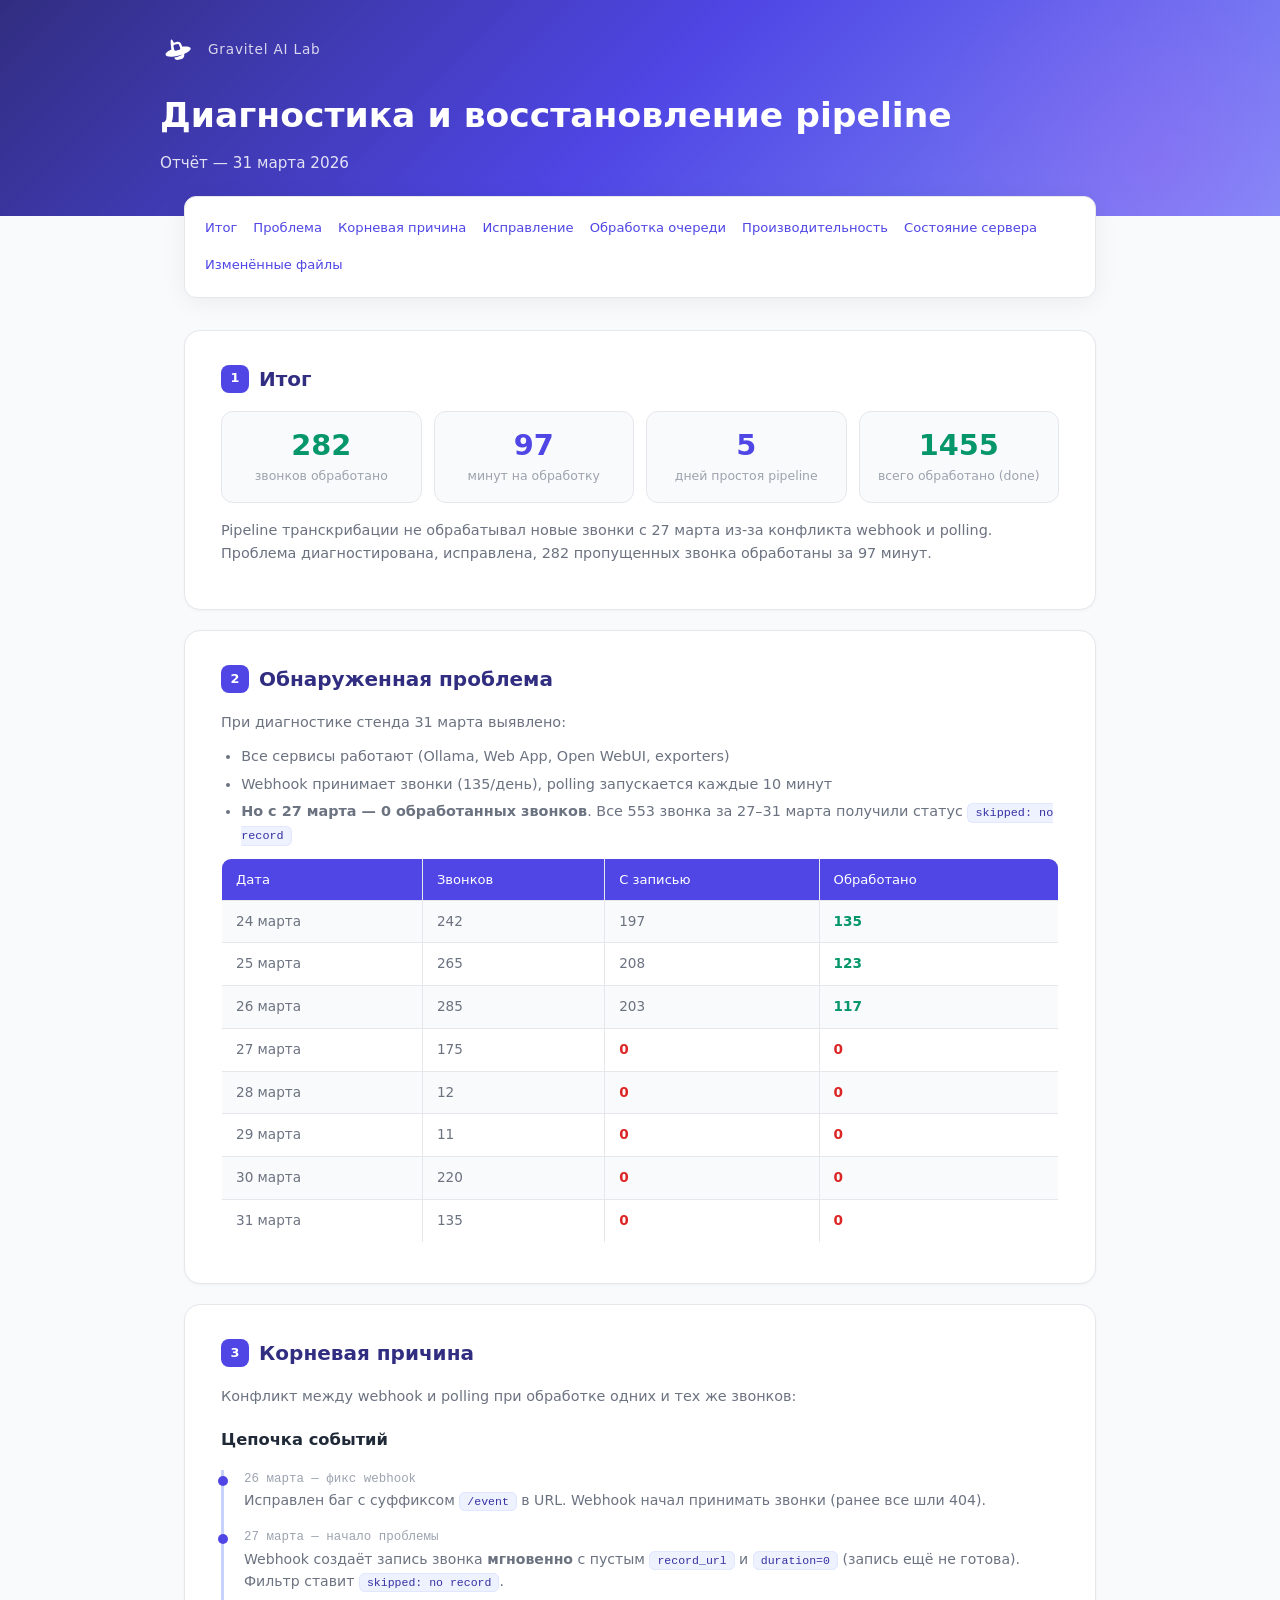
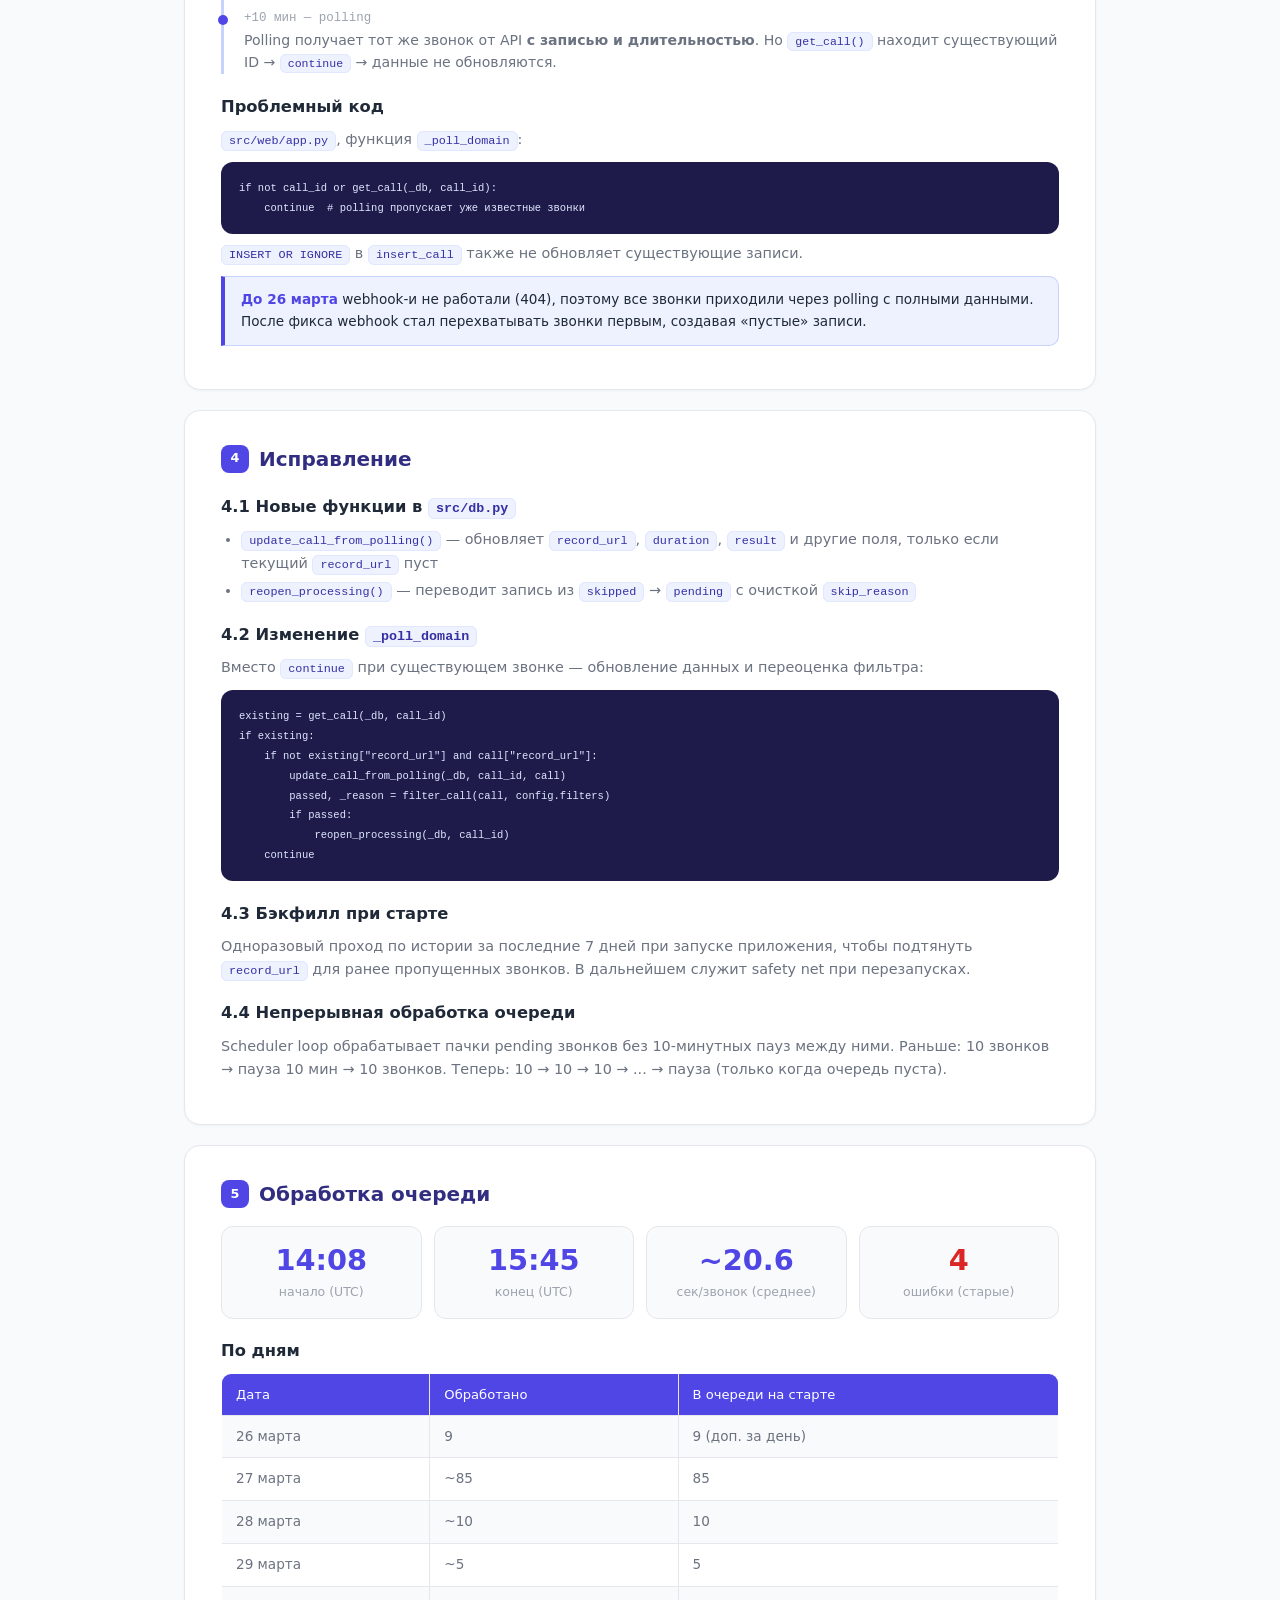
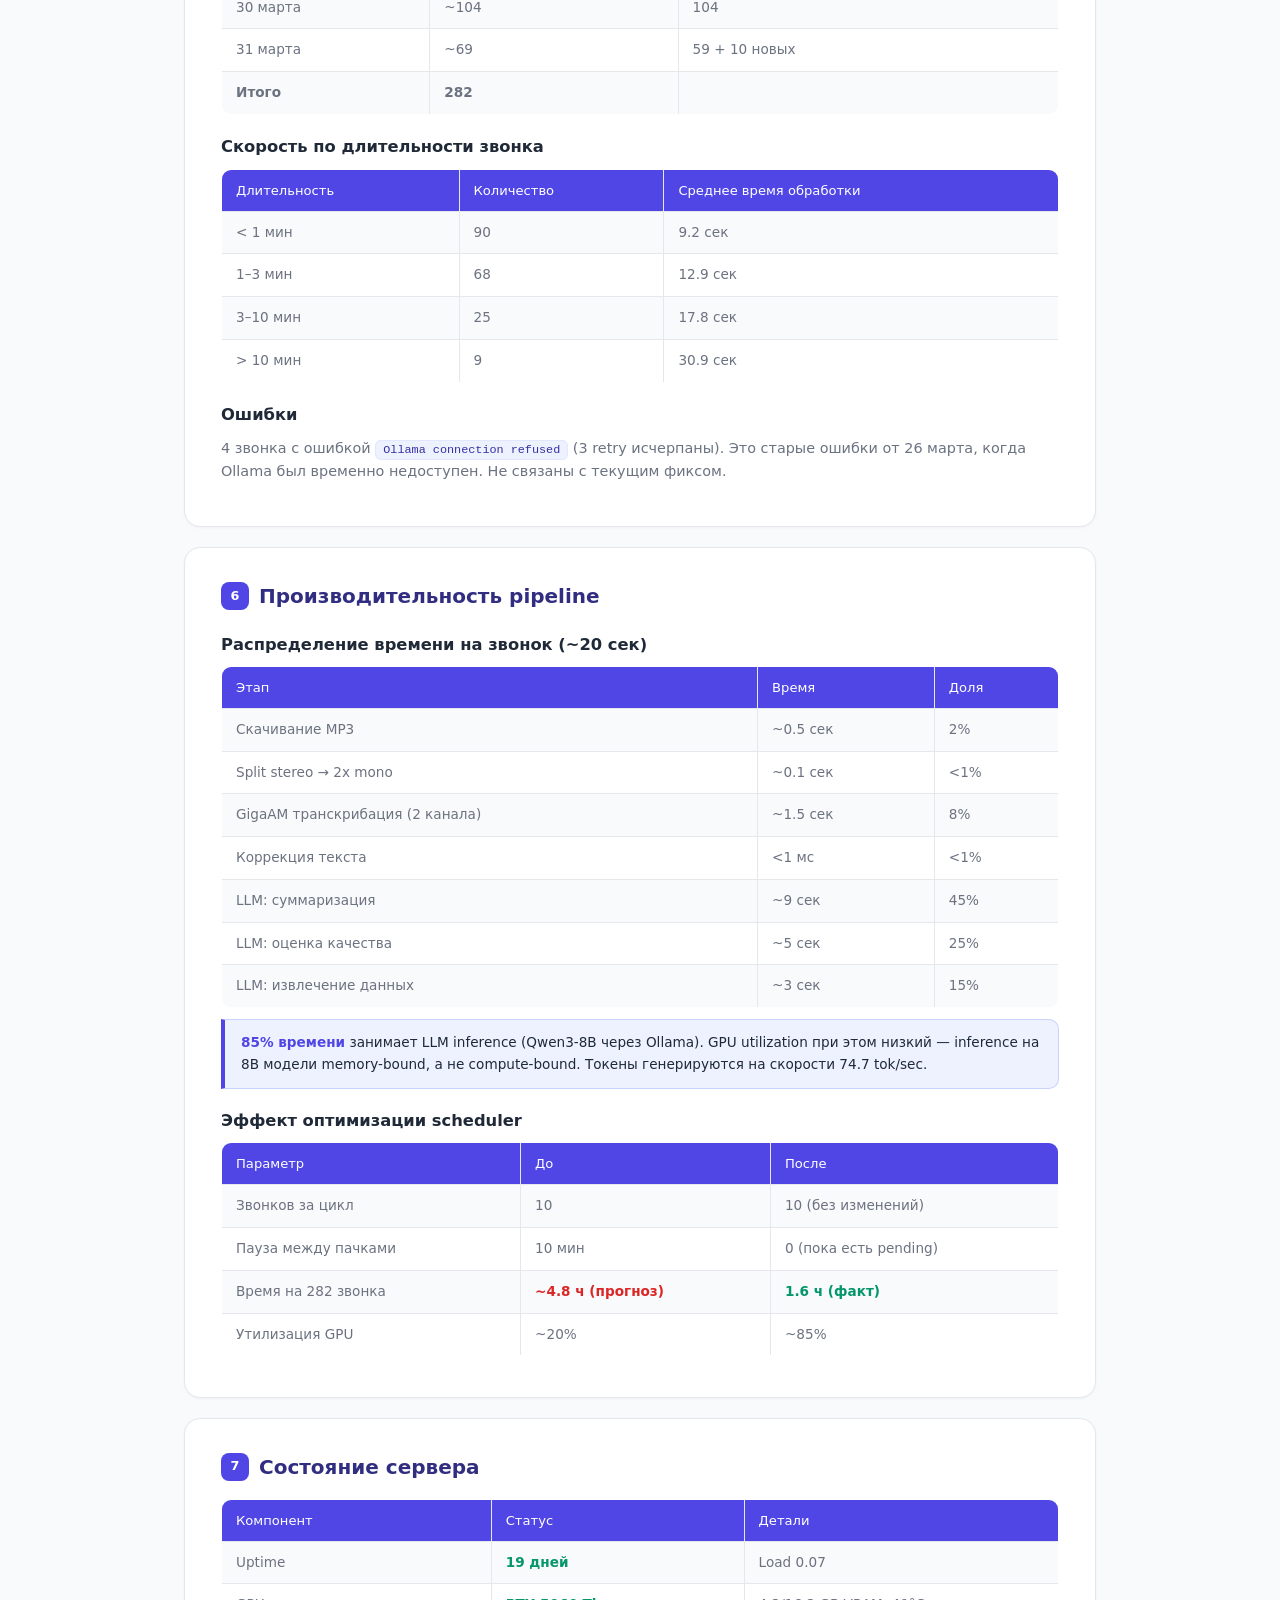
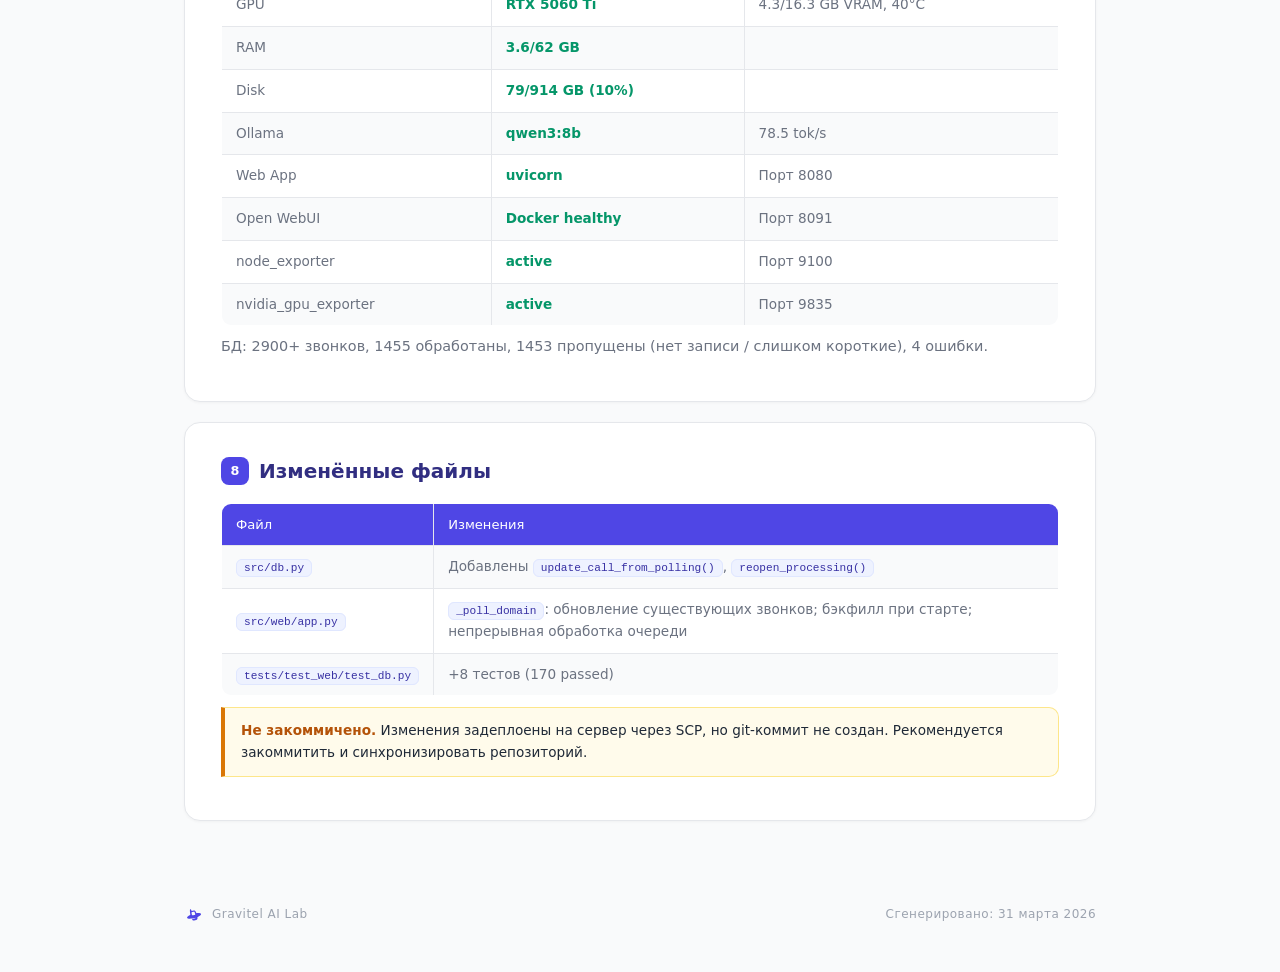
<file: data/report_2026_03_31_pipeline_fix.html>
<!DOCTYPE html>
<html lang="ru">
<head>
  <meta charset="UTF-8" />
  <title>Диагностика и восстановление pipeline — Gravitel AI Lab</title>
  <meta name="viewport" content="width=device-width, initial-scale=1" />
  <link rel="icon" type="image/svg+xml" href="data:image/svg+xml,%3Csvg viewBox='100 150 600 500' fill='none' xmlns='http://www.w3.org/2000/svg'%3E%3Cpath fill-rule='evenodd' clip-rule='evenodd' d='M535.311 486.256C633.081 446.483 690.649 398.003 680.938 361.431C671.803 327.025 605.007 312.865 509.417 322.64L494.383 325.183C493.909 323.881 493.422 322.554 492.922 321.199L467.512 261.338C453.403 227.07 416.188 208.521 380.589 218.014L308.774 237.165C307.543 237.493 306.239 236.947 305.601 235.835C303.018 231.325 300.607 226.953 298.234 222.651C289.521 206.854 281.325 191.991 266.994 174.616C258.757 164.627 243.181 168.645 240.515 181.288C235.928 203.029 236.246 214.945 236.823 236.544C236.976 242.298 237.148 248.74 237.25 256.238C241.994 310.07 246.492 346.62 253.191 390.549L242.895 395.237C163.186 432.382 114.347 475.599 122.985 508.131C132.47 543.849 208.593 556.709 309.725 544.738C364.23 539.893 438.182 519.838 480.694 505.329C483.779 504.276 485.827 507.96 483.119 509.769C443.343 536.34 377.026 559.966 317.486 566.469L318.697 570.968C331.251 607.668 369.951 628.46 407.213 618.523L483.718 598.122C522.774 587.707 547.187 547.008 539.519 507.431L535.311 486.256ZM303.713 331.862L312.029 373.87C315.297 390.373 316.931 398.627 321.411 404.13C325.348 408.967 330.758 412.373 336.803 413.82C343.682 415.466 351.773 413.335 367.954 409.073L411.098 397.71C427.431 393.407 435.598 391.256 440.776 386.391C445.326 382.116 448.326 376.439 449.305 370.25C450.419 363.207 447.628 355.184 442.046 339.139L428.073 298.975C423.24 285.083 420.823 278.136 416.313 273.561C412.34 269.531 407.263 266.782 401.735 265.667C395.457 264.401 388.37 266.2 374.195 269.8L336.708 279.32C322.168 283.013 314.898 284.859 309.938 289.086C305.573 292.807 302.449 297.782 300.983 303.346C299.319 309.668 300.783 317.066 303.713 331.862Z' fill='%234F46E5'/%3E%3C/svg%3E" />
  <style>
    :root {
      --primary: #4F46E5;
      --primary-hover: #4338ca;
      --primary-light: #818cf8;
      --primary-50: #eef2ff;
      --primary-100: #e0e7ff;
      --primary-200: #c7d2fe;
      --primary-800: #3730a3;
      --primary-900: #312e81;
      --accent: #d946ef;
      --text-primary: #1f2937;
      --text-secondary: #6b7280;
      --text-muted: #9ca3af;
      --bg-primary: #ffffff;
      --bg-secondary: #f9fafb;
      --bg-code: #1e1b4b;
      --border: #e5e7eb;
      --green: #059669;
      --green-bg: #ecfdf5;
      --green-border: #a7f3d0;
      --red: #dc2626;
      --red-bg: #fef2f2;
      --red-border: #fecaca;
      --amber: #d97706;
      --amber-bg: #fffbeb;
      --amber-border: #fde68a;
    }
    * { box-sizing: border-box; margin: 0; }
    body {
      font-family: system-ui, -apple-system, BlinkMacSystemFont, "SF Pro Text", "Segoe UI", sans-serif;
      background: var(--bg-secondary);
      color: var(--text-primary);
      -webkit-font-smoothing: antialiased;
      line-height: 1.6;
    }
    .header {
      background: linear-gradient(135deg, var(--primary-900) 0%, var(--primary) 50%, var(--primary-light) 100%);
      color: white;
      padding: 32px 24px 40px;
      position: relative;
      overflow: hidden;
    }
    .header::after {
      content: '';
      position: absolute;
      top: -40%; right: -10%;
      width: 500px; height: 500px;
      background: radial-gradient(circle, rgba(217,70,239,0.15) 0%, transparent 70%);
      pointer-events: none;
    }
    .header-inner { max-width: 960px; margin: 0 auto; position: relative; z-index: 1; }
    .logo-row { display: flex; align-items: center; gap: 12px; margin-bottom: 20px; }
    .logo-icon { width: 36px; height: 36px; }
    .logo-text { font-size: .85rem; opacity: .8; letter-spacing: .06em; }
    .header h1 {
      font-size: clamp(1.6rem, 1.2rem + 1.2vw, 2.2rem);
      font-weight: 700; margin-bottom: 8px;
    }
    .header .subtitle { font-size: .95rem; opacity: .85; }
    .toc { max-width: 960px; margin: -20px auto 0; padding: 0 24px; position: relative; z-index: 2; }
    .toc-inner {
      background: var(--bg-primary);
      border-radius: 12px;
      border: 1px solid var(--border);
      box-shadow: 0 4px 24px rgba(0,0,0,0.06);
      padding: 16px 20px;
      display: flex; flex-wrap: wrap; gap: 6px 16px;
    }
    .toc a {
      color: var(--primary);
      text-decoration: none;
      font-size: .82rem;
      font-weight: 500;
      padding: 4px 0;
      border-bottom: 2px solid transparent;
      transition: border-color .15s;
    }
    .toc a:hover { border-color: var(--primary-light); }
    .content { max-width: 960px; margin: 0 auto; padding: 32px 24px 64px; }
    .section {
      background: var(--bg-primary);
      border-radius: 16px;
      border: 1px solid var(--border);
      padding: 28px 28px;
      margin-bottom: 20px;
      box-shadow: 0 1px 3px rgba(0,0,0,0.04);
    }
    @media (min-width: 768px) { .section { padding: 32px 36px; } }
    h2 {
      font-size: 1.25rem; font-weight: 700; color: var(--primary-900);
      margin-bottom: 16px; display: flex; align-items: center; gap: 10px;
    }
    h2 .num {
      background: var(--primary); color: white;
      width: 28px; height: 28px; border-radius: 8px;
      display: inline-flex; align-items: center; justify-content: center;
      font-size: .8rem; font-weight: 700; flex-shrink: 0;
    }
    h3 { font-size: 1.02rem; font-weight: 600; margin: 1.2em 0 .5em; }
    p { color: var(--text-secondary); margin: .4em 0 .8em; font-size: .9rem; }
    ul, ol { margin: .4em 0 .8em; padding-left: 1.4em; color: var(--text-secondary); font-size: .9rem; }
    li { margin-bottom: .3em; }
    table {
      width: 100%; border-collapse: collapse; margin: .6em 0;
      font-size: .85rem; border-radius: 10px; overflow: hidden;
      border: 1px solid var(--border);
    }
    th {
      background: var(--primary); color: white;
      font-weight: 500; font-size: .82rem; padding: 10px 14px; text-align: left;
      border: 1px solid var(--border);
    }
    td { padding: 10px 14px; color: var(--text-secondary); border: 1px solid var(--border); }
    tr:nth-child(even) { background: var(--bg-secondary); }
    code {
      font-family: ui-monospace, SFMono-Regular, Menlo, Monaco, Consolas, monospace;
      font-size: .82em;
      background: var(--primary-50); color: var(--primary-800);
      padding: 2px 7px; border-radius: 6px; border: 1px solid var(--primary-100);
    }
    pre {
      background: var(--bg-code); padding: 16px 18px; border-radius: 12px;
      overflow-x: auto; font-size: .8rem; line-height: 1.55;
      color: #e0e7ff; position: relative; margin: .6em 0;
    }
    pre code { background: none; padding: 0; border: none; color: inherit; }
    .note {
      background: var(--primary-50); border: 1px solid var(--primary-200);
      border-left: 4px solid var(--primary); border-radius: 0 10px 10px 0;
      padding: 12px 16px; margin: .8em 0; font-size: .85rem;
    }
    .note strong { color: var(--primary); }
    .warn {
      background: var(--amber-bg); border: 1px solid var(--amber-border);
      border-left: 4px solid var(--amber); border-radius: 0 10px 10px 0;
      padding: 12px 16px; margin: .8em 0; font-size: .85rem;
    }
    .warn strong { color: #b45309; }
    .status-ok { color: var(--green); font-weight: 600; }
    .status-err { color: var(--red); font-weight: 600; }
    .status-warn { color: var(--amber); font-weight: 600; }
    .metric-grid {
      display: grid;
      grid-template-columns: repeat(auto-fit, minmax(180px, 1fr));
      gap: 12px;
      margin: 1em 0;
    }
    .metric-card {
      background: var(--bg-secondary);
      border: 1px solid var(--border);
      border-radius: 12px;
      padding: 16px;
      text-align: center;
    }
    .metric-value {
      font-size: 1.8rem;
      font-weight: 700;
      color: var(--primary);
      line-height: 1.2;
    }
    .metric-value.green { color: var(--green); }
    .metric-value.red { color: var(--red); }
    .metric-value.amber { color: var(--amber); }
    .metric-label {
      font-size: .78rem;
      color: var(--text-muted);
      margin-top: 4px;
    }
    .timeline {
      border-left: 3px solid var(--primary-200);
      padding-left: 20px;
      margin: 1em 0;
    }
    .timeline-item {
      position: relative;
      margin-bottom: 16px;
    }
    .timeline-item::before {
      content: '';
      position: absolute;
      left: -26px;
      top: 6px;
      width: 10px;
      height: 10px;
      background: var(--primary);
      border-radius: 50%;
    }
    .timeline-time {
      font-size: .78rem;
      color: var(--text-muted);
      font-family: ui-monospace, monospace;
    }
    .timeline-text {
      font-size: .88rem;
      color: var(--text-secondary);
    }
    .footer {
      max-width: 960px; margin: 0 auto; padding: 0 24px 48px;
      display: flex; justify-content: space-between; align-items: center;
      flex-wrap: wrap; gap: 8px;
    }
    .footer-brand { display: flex; align-items: center; gap: 8px; }
    .footer-brand svg { width: 20px; height: 20px; }
    .footer-text { font-size: .75rem; color: var(--text-muted); letter-spacing: .04em; }
    @media print {
      .header { -webkit-print-color-adjust: exact; print-color-adjust: exact; }
      .section { break-inside: avoid; }
    }
  </style>
</head>
<body>

  <div class="header">
    <div class="header-inner">
      <div class="logo-row">
        <svg class="logo-icon" viewBox="0 0 800 800" fill="none" xmlns="http://www.w3.org/2000/svg"><path fill-rule="evenodd" clip-rule="evenodd" d="M535.311 486.256C633.081 446.483 690.649 398.003 680.938 361.431C671.803 327.025 605.007 312.865 509.417 322.64L494.383 325.183C493.909 323.881 493.422 322.554 492.922 321.199L467.512 261.338C453.403 227.07 416.188 208.521 380.589 218.014L308.774 237.165C307.543 237.493 306.239 236.947 305.601 235.835C303.018 231.325 300.607 226.953 298.234 222.651C289.521 206.854 281.325 191.991 266.994 174.616C258.757 164.627 243.181 168.645 240.515 181.288C235.928 203.029 236.246 214.945 236.823 236.544C236.976 242.298 237.148 248.74 237.25 256.238C241.994 310.07 246.492 346.62 253.191 390.549L242.895 395.237C163.186 432.382 114.347 475.599 122.985 508.131C132.47 543.849 208.593 556.709 309.725 544.738C364.23 539.893 438.182 519.838 480.694 505.329C483.779 504.276 485.827 507.96 483.119 509.769C443.343 536.34 377.026 559.966 317.486 566.469L318.697 570.968C331.251 607.668 369.951 628.46 407.213 618.523L483.718 598.122C522.774 587.707 547.187 547.008 539.519 507.431L535.311 486.256ZM303.713 331.862L312.029 373.87C315.297 390.373 316.931 398.627 321.411 404.13C325.348 408.967 330.758 412.373 336.803 413.82C343.682 415.466 351.773 413.335 367.954 409.073L411.098 397.71C427.431 393.407 435.598 391.256 440.776 386.391C445.326 382.116 448.326 376.439 449.305 370.25C450.419 363.207 447.628 355.184 442.046 339.139L428.073 298.975C423.24 285.083 420.823 278.136 416.313 273.561C412.34 269.531 407.263 266.782 401.735 265.667C395.457 264.401 388.37 266.2 374.195 269.8L336.708 279.32C322.168 283.013 314.898 284.859 309.938 289.086C305.573 292.807 302.449 297.782 300.983 303.346C299.319 309.668 300.783 317.066 303.713 331.862Z" fill="white"/></svg>
        <span class="logo-text">Gravitel AI Lab</span>
      </div>
      <h1>Диагностика и восстановление pipeline</h1>
      <div class="subtitle">Отчёт — 31 марта 2026</div>
    </div>
  </div>

  <nav class="toc">
    <div class="toc-inner">
      <a href="#summary">Итог</a>
      <a href="#problem">Проблема</a>
      <a href="#root-cause">Корневая причина</a>
      <a href="#fix">Исправление</a>
      <a href="#processing">Обработка очереди</a>
      <a href="#performance">Производительность</a>
      <a href="#server">Состояние сервера</a>
      <a href="#files">Изменённые файлы</a>
    </div>
  </nav>

  <div class="content">

    <!-- 1. Summary -->
    <div class="section" id="summary">
      <h2><span class="num">1</span> Итог</h2>
      <div class="metric-grid">
        <div class="metric-card">
          <div class="metric-value green">282</div>
          <div class="metric-label">звонков обработано</div>
        </div>
        <div class="metric-card">
          <div class="metric-value">97</div>
          <div class="metric-label">минут на обработку</div>
        </div>
        <div class="metric-card">
          <div class="metric-value">5</div>
          <div class="metric-label">дней простоя pipeline</div>
        </div>
        <div class="metric-card">
          <div class="metric-value green">1455</div>
          <div class="metric-label">всего обработано (done)</div>
        </div>
      </div>
      <p>Pipeline транскрибации не обрабатывал новые звонки с 27 марта из-за конфликта webhook и polling. Проблема диагностирована, исправлена, 282 пропущенных звонка обработаны за 97 минут.</p>
    </div>

    <!-- 2. Problem -->
    <div class="section" id="problem">
      <h2><span class="num">2</span> Обнаруженная проблема</h2>
      <p>При диагностике стенда 31 марта выявлено:</p>
      <ul>
        <li>Все сервисы работают (Ollama, Web App, Open WebUI, exporters)</li>
        <li>Webhook принимает звонки (135/день), polling запускается каждые 10 минут</li>
        <li><strong>Но с 27 марта — 0 обработанных звонков</strong>. Все 553 звонка за 27–31 марта получили статус <code>skipped: no record</code></li>
      </ul>
      <table>
        <tr><th>Дата</th><th>Звонков</th><th>С записью</th><th>Обработано</th></tr>
        <tr><td>24 марта</td><td>242</td><td>197</td><td class="status-ok">135</td></tr>
        <tr><td>25 марта</td><td>265</td><td>208</td><td class="status-ok">123</td></tr>
        <tr><td>26 марта</td><td>285</td><td>203</td><td class="status-ok">117</td></tr>
        <tr><td>27 марта</td><td>175</td><td class="status-err">0</td><td class="status-err">0</td></tr>
        <tr><td>28 марта</td><td>12</td><td class="status-err">0</td><td class="status-err">0</td></tr>
        <tr><td>29 марта</td><td>11</td><td class="status-err">0</td><td class="status-err">0</td></tr>
        <tr><td>30 марта</td><td>220</td><td class="status-err">0</td><td class="status-err">0</td></tr>
        <tr><td>31 марта</td><td>135</td><td class="status-err">0</td><td class="status-err">0</td></tr>
      </table>
    </div>

    <!-- 3. Root cause -->
    <div class="section" id="root-cause">
      <h2><span class="num">3</span> Корневая причина</h2>
      <p>Конфликт между webhook и polling при обработке одних и тех же звонков:</p>

      <h3>Цепочка событий</h3>
      <div class="timeline">
        <div class="timeline-item">
          <div class="timeline-time">26 марта — фикс webhook</div>
          <div class="timeline-text">Исправлен баг с суффиксом <code>/event</code> в URL. Webhook начал принимать звонки (ранее все шли 404).</div>
        </div>
        <div class="timeline-item">
          <div class="timeline-time">27 марта — начало проблемы</div>
          <div class="timeline-text">Webhook создаёт запись звонка <strong>мгновенно</strong> с пустым <code>record_url</code> и <code>duration=0</code> (запись ещё не готова). Фильтр ставит <code>skipped: no record</code>.</div>
        </div>
        <div class="timeline-item">
          <div class="timeline-time">+10 мин — polling</div>
          <div class="timeline-text">Polling получает тот же звонок от API <strong>с записью и длительностью</strong>. Но <code>get_call()</code> находит существующий ID → <code>continue</code> → данные не обновляются.</div>
        </div>
      </div>

      <h3>Проблемный код</h3>
      <p><code>src/web/app.py</code>, функция <code>_poll_domain</code>:</p>
      <pre><code>if not call_id or get_call(_db, call_id):
    continue  # polling пропускает уже известные звонки</code></pre>
      <p><code>INSERT OR IGNORE</code> в <code>insert_call</code> также не обновляет существующие записи.</p>

      <div class="note">
        <strong>До 26 марта</strong> webhook-и не работали (404), поэтому все звонки приходили через polling с полными данными. После фикса webhook стал перехватывать звонки первым, создавая «пустые» записи.
      </div>
    </div>

    <!-- 4. Fix -->
    <div class="section" id="fix">
      <h2><span class="num">4</span> Исправление</h2>

      <h3>4.1 Новые функции в <code>src/db.py</code></h3>
      <ul>
        <li><code>update_call_from_polling()</code> — обновляет <code>record_url</code>, <code>duration</code>, <code>result</code> и другие поля, только если текущий <code>record_url</code> пуст</li>
        <li><code>reopen_processing()</code> — переводит запись из <code>skipped</code> → <code>pending</code> с очисткой <code>skip_reason</code></li>
      </ul>

      <h3>4.2 Изменение <code>_poll_domain</code></h3>
      <p>Вместо <code>continue</code> при существующем звонке — обновление данных и переоценка фильтра:</p>
      <pre><code>existing = get_call(_db, call_id)
if existing:
    if not existing["record_url"] and call["record_url"]:
        update_call_from_polling(_db, call_id, call)
        passed, _reason = filter_call(call, config.filters)
        if passed:
            reopen_processing(_db, call_id)
    continue</code></pre>

      <h3>4.3 Бэкфилл при старте</h3>
      <p>Одноразовый проход по истории за последние 7 дней при запуске приложения, чтобы подтянуть <code>record_url</code> для ранее пропущенных звонков. В дальнейшем служит safety net при перезапусках.</p>

      <h3>4.4 Непрерывная обработка очереди</h3>
      <p>Scheduler loop обрабатывает пачки pending звонков без 10-минутных пауз между ними. Раньше: 10 звонков → пауза 10 мин → 10 звонков. Теперь: 10 → 10 → 10 → ... → пауза (только когда очередь пуста).</p>
    </div>

    <!-- 5. Processing results -->
    <div class="section" id="processing">
      <h2><span class="num">5</span> Обработка очереди</h2>

      <div class="metric-grid">
        <div class="metric-card">
          <div class="metric-value">14:08</div>
          <div class="metric-label">начало (UTC)</div>
        </div>
        <div class="metric-card">
          <div class="metric-value">15:45</div>
          <div class="metric-label">конец (UTC)</div>
        </div>
        <div class="metric-card">
          <div class="metric-value">~20.6</div>
          <div class="metric-label">сек/звонок (среднее)</div>
        </div>
        <div class="metric-card">
          <div class="metric-value red">4</div>
          <div class="metric-label">ошибки (старые)</div>
        </div>
      </div>

      <h3>По дням</h3>
      <table>
        <tr><th>Дата</th><th>Обработано</th><th>В очереди на старте</th></tr>
        <tr><td>26 марта</td><td>9</td><td>9 (доп. за день)</td></tr>
        <tr><td>27 марта</td><td>~85</td><td>85</td></tr>
        <tr><td>28 марта</td><td>~10</td><td>10</td></tr>
        <tr><td>29 марта</td><td>~5</td><td>5</td></tr>
        <tr><td>30 марта</td><td>~104</td><td>104</td></tr>
        <tr><td>31 марта</td><td>~69</td><td>59 + 10 новых</td></tr>
        <tr style="font-weight:600"><td>Итого</td><td>282</td><td></td></tr>
      </table>

      <h3>Скорость по длительности звонка</h3>
      <table>
        <tr><th>Длительность</th><th>Количество</th><th>Среднее время обработки</th></tr>
        <tr><td>&lt; 1 мин</td><td>90</td><td>9.2 сек</td></tr>
        <tr><td>1–3 мин</td><td>68</td><td>12.9 сек</td></tr>
        <tr><td>3–10 мин</td><td>25</td><td>17.8 сек</td></tr>
        <tr><td>&gt; 10 мин</td><td>9</td><td>30.9 сек</td></tr>
      </table>

      <h3>Ошибки</h3>
      <p>4 звонка с ошибкой <code>Ollama connection refused</code> (3 retry исчерпаны). Это старые ошибки от 26 марта, когда Ollama был временно недоступен. Не связаны с текущим фиксом.</p>
    </div>

    <!-- 6. Performance -->
    <div class="section" id="performance">
      <h2><span class="num">6</span> Производительность pipeline</h2>

      <h3>Распределение времени на звонок (~20 сек)</h3>
      <table>
        <tr><th>Этап</th><th>Время</th><th>Доля</th></tr>
        <tr><td>Скачивание MP3</td><td>~0.5 сек</td><td>2%</td></tr>
        <tr><td>Split stereo → 2x mono</td><td>~0.1 сек</td><td>&lt;1%</td></tr>
        <tr><td>GigaAM транскрибация (2 канала)</td><td>~1.5 сек</td><td>8%</td></tr>
        <tr><td>Коррекция текста</td><td>&lt;1 мс</td><td>&lt;1%</td></tr>
        <tr><td>LLM: суммаризация</td><td>~9 сек</td><td>45%</td></tr>
        <tr><td>LLM: оценка качества</td><td>~5 сек</td><td>25%</td></tr>
        <tr><td>LLM: извлечение данных</td><td>~3 сек</td><td>15%</td></tr>
      </table>

      <div class="note">
        <strong>85% времени</strong> занимает LLM inference (Qwen3-8B через Ollama). GPU utilization при этом низкий — inference на 8B модели memory-bound, а не compute-bound. Токены генерируются на скорости 74.7 tok/sec.
      </div>

      <h3>Эффект оптимизации scheduler</h3>
      <table>
        <tr><th>Параметр</th><th>До</th><th>После</th></tr>
        <tr><td>Звонков за цикл</td><td>10</td><td>10 (без изменений)</td></tr>
        <tr><td>Пауза между пачками</td><td>10 мин</td><td>0 (пока есть pending)</td></tr>
        <tr><td>Время на 282 звонка</td><td class="status-err">~4.8 ч (прогноз)</td><td class="status-ok">1.6 ч (факт)</td></tr>
        <tr><td>Утилизация GPU</td><td>~20%</td><td>~85%</td></tr>
      </table>
    </div>

    <!-- 7. Server -->
    <div class="section" id="server">
      <h2><span class="num">7</span> Состояние сервера</h2>
      <table>
        <tr><th>Компонент</th><th>Статус</th><th>Детали</th></tr>
        <tr><td>Uptime</td><td class="status-ok">19 дней</td><td>Load 0.07</td></tr>
        <tr><td>GPU</td><td class="status-ok">RTX 5060 Ti</td><td>4.3/16.3 GB VRAM, 40°C</td></tr>
        <tr><td>RAM</td><td class="status-ok">3.6/62 GB</td><td></td></tr>
        <tr><td>Disk</td><td class="status-ok">79/914 GB (10%)</td><td></td></tr>
        <tr><td>Ollama</td><td class="status-ok">qwen3:8b</td><td>78.5 tok/s</td></tr>
        <tr><td>Web App</td><td class="status-ok">uvicorn</td><td>Порт 8080</td></tr>
        <tr><td>Open WebUI</td><td class="status-ok">Docker healthy</td><td>Порт 8091</td></tr>
        <tr><td>node_exporter</td><td class="status-ok">active</td><td>Порт 9100</td></tr>
        <tr><td>nvidia_gpu_exporter</td><td class="status-ok">active</td><td>Порт 9835</td></tr>
      </table>
      <p>БД: 2900+ звонков, 1455 обработаны, 1453 пропущены (нет записи / слишком короткие), 4 ошибки.</p>
    </div>

    <!-- 8. Changed files -->
    <div class="section" id="files">
      <h2><span class="num">8</span> Изменённые файлы</h2>
      <table>
        <tr><th>Файл</th><th>Изменения</th></tr>
        <tr><td><code>src/db.py</code></td><td>Добавлены <code>update_call_from_polling()</code>, <code>reopen_processing()</code></td></tr>
        <tr><td><code>src/web/app.py</code></td><td><code>_poll_domain</code>: обновление существующих звонков; бэкфилл при старте; непрерывная обработка очереди</td></tr>
        <tr><td><code>tests/test_web/test_db.py</code></td><td>+8 тестов (170 passed)</td></tr>
      </table>

      <div class="warn">
        <strong>Не закоммичено.</strong> Изменения задеплоены на сервер через SCP, но git-коммит не создан. Рекомендуется закоммитить и синхронизировать репозиторий.
      </div>
    </div>

  </div>

  <div class="footer">
    <div class="footer-brand">
      <svg viewBox="0 0 800 800" fill="none" xmlns="http://www.w3.org/2000/svg"><path fill-rule="evenodd" clip-rule="evenodd" d="M535.311 486.256C633.081 446.483 690.649 398.003 680.938 361.431C671.803 327.025 605.007 312.865 509.417 322.64L494.383 325.183C493.909 323.881 493.422 322.554 492.922 321.199L467.512 261.338C453.403 227.07 416.188 208.521 380.589 218.014L308.774 237.165C307.543 237.493 306.239 236.947 305.601 235.835C303.018 231.325 300.607 226.953 298.234 222.651C289.521 206.854 281.325 191.991 266.994 174.616C258.757 164.627 243.181 168.645 240.515 181.288C235.928 203.029 236.246 214.945 236.823 236.544C236.976 242.298 237.148 248.74 237.25 256.238C241.994 310.07 246.492 346.62 253.191 390.549L242.895 395.237C163.186 432.382 114.347 475.599 122.985 508.131C132.47 543.849 208.593 556.709 309.725 544.738C364.23 539.893 438.182 519.838 480.694 505.329C483.779 504.276 485.827 507.96 483.119 509.769C443.343 536.34 377.026 559.966 317.486 566.469L318.697 570.968C331.251 607.668 369.951 628.46 407.213 618.523L483.718 598.122C522.774 587.707 547.187 547.008 539.519 507.431L535.311 486.256ZM303.713 331.862L312.029 373.87C315.297 390.373 316.931 398.627 321.411 404.13C325.348 408.967 330.758 412.373 336.803 413.82C343.682 415.466 351.773 413.335 367.954 409.073L411.098 397.71C427.431 393.407 435.598 391.256 440.776 386.391C445.326 382.116 448.326 376.439 449.305 370.25C450.419 363.207 447.628 355.184 442.046 339.139L428.073 298.975C423.24 285.083 420.823 278.136 416.313 273.561C412.34 269.531 407.263 266.782 401.735 265.667C395.457 264.401 388.37 266.2 374.195 269.8L336.708 279.32C322.168 283.013 314.898 284.859 309.938 289.086C305.573 292.807 302.449 297.782 300.983 303.346C299.319 309.668 300.783 317.066 303.713 331.862Z" fill="#4F46E5"/></svg>
      <span class="footer-text">Gravitel AI Lab</span>
    </div>
    <span class="footer-text">Сгенерировано: 31 марта 2026</span>
  </div>

</body>
</html>
</file>
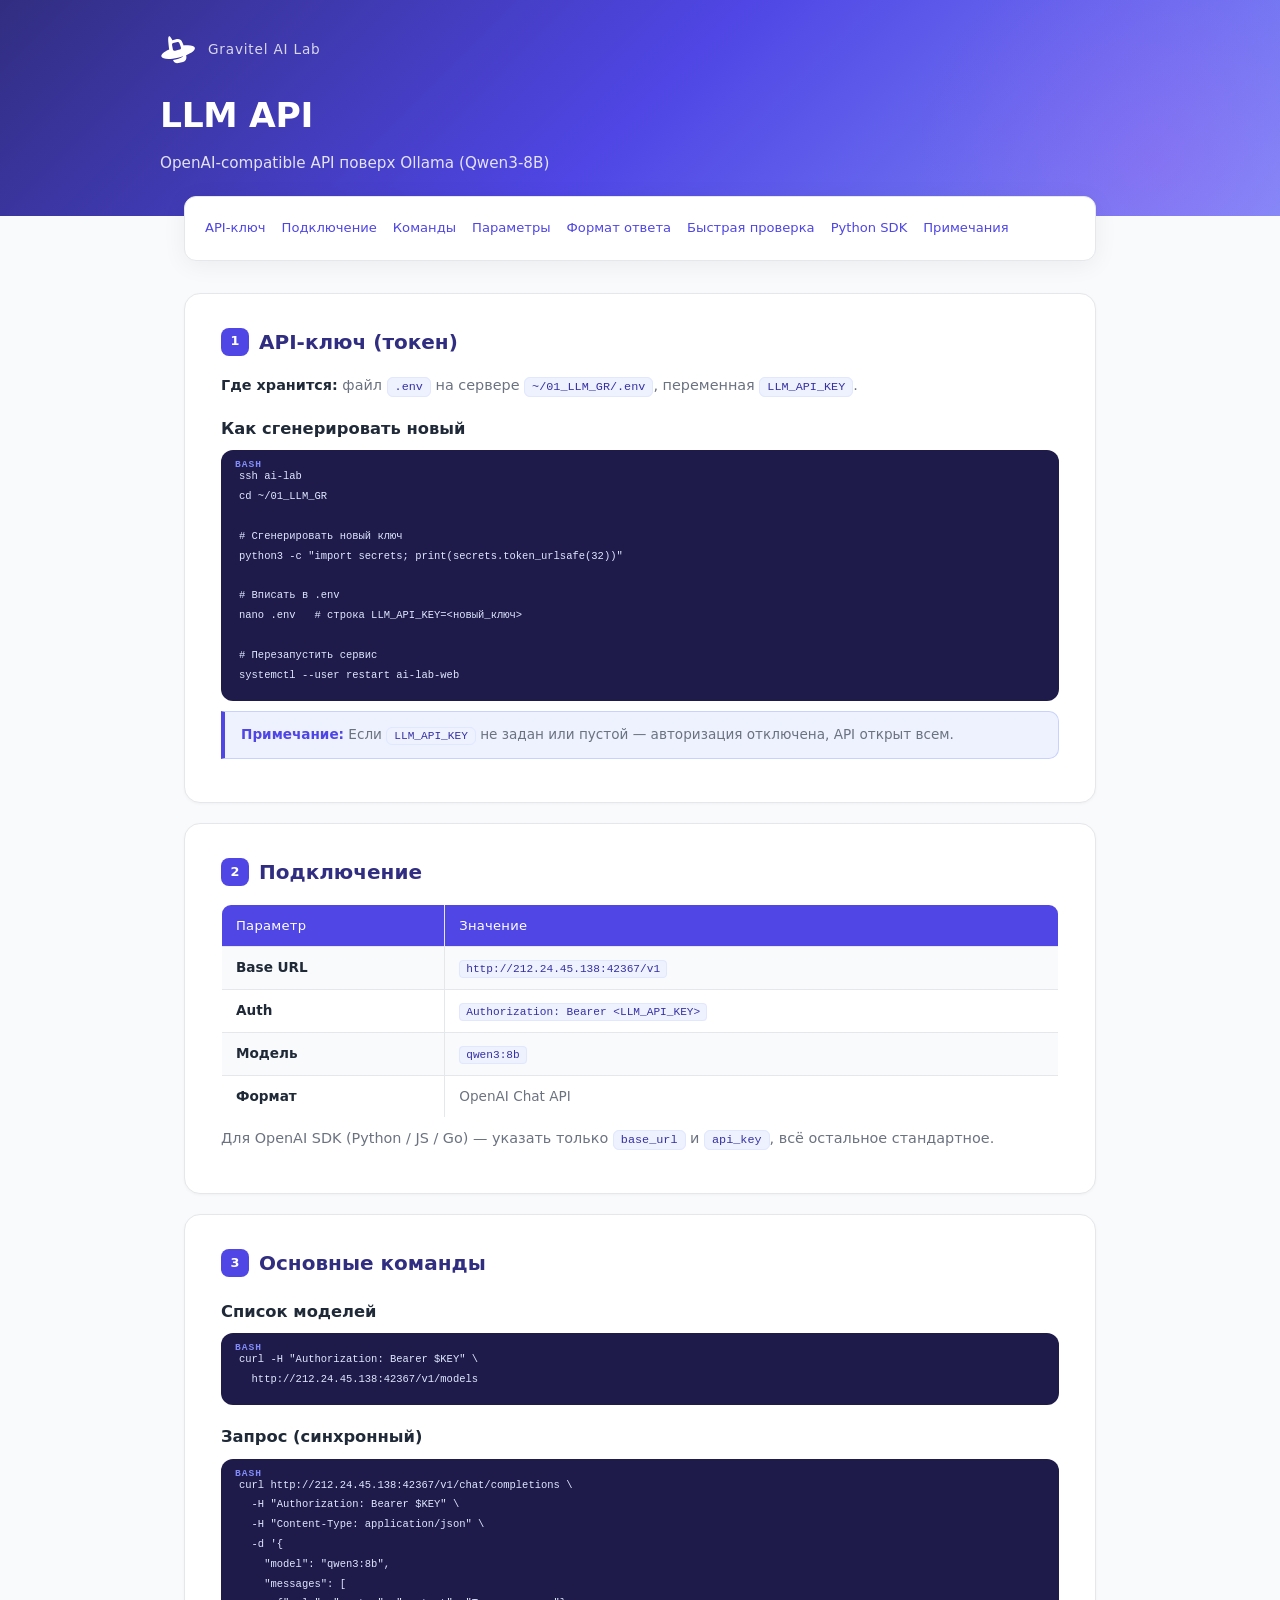
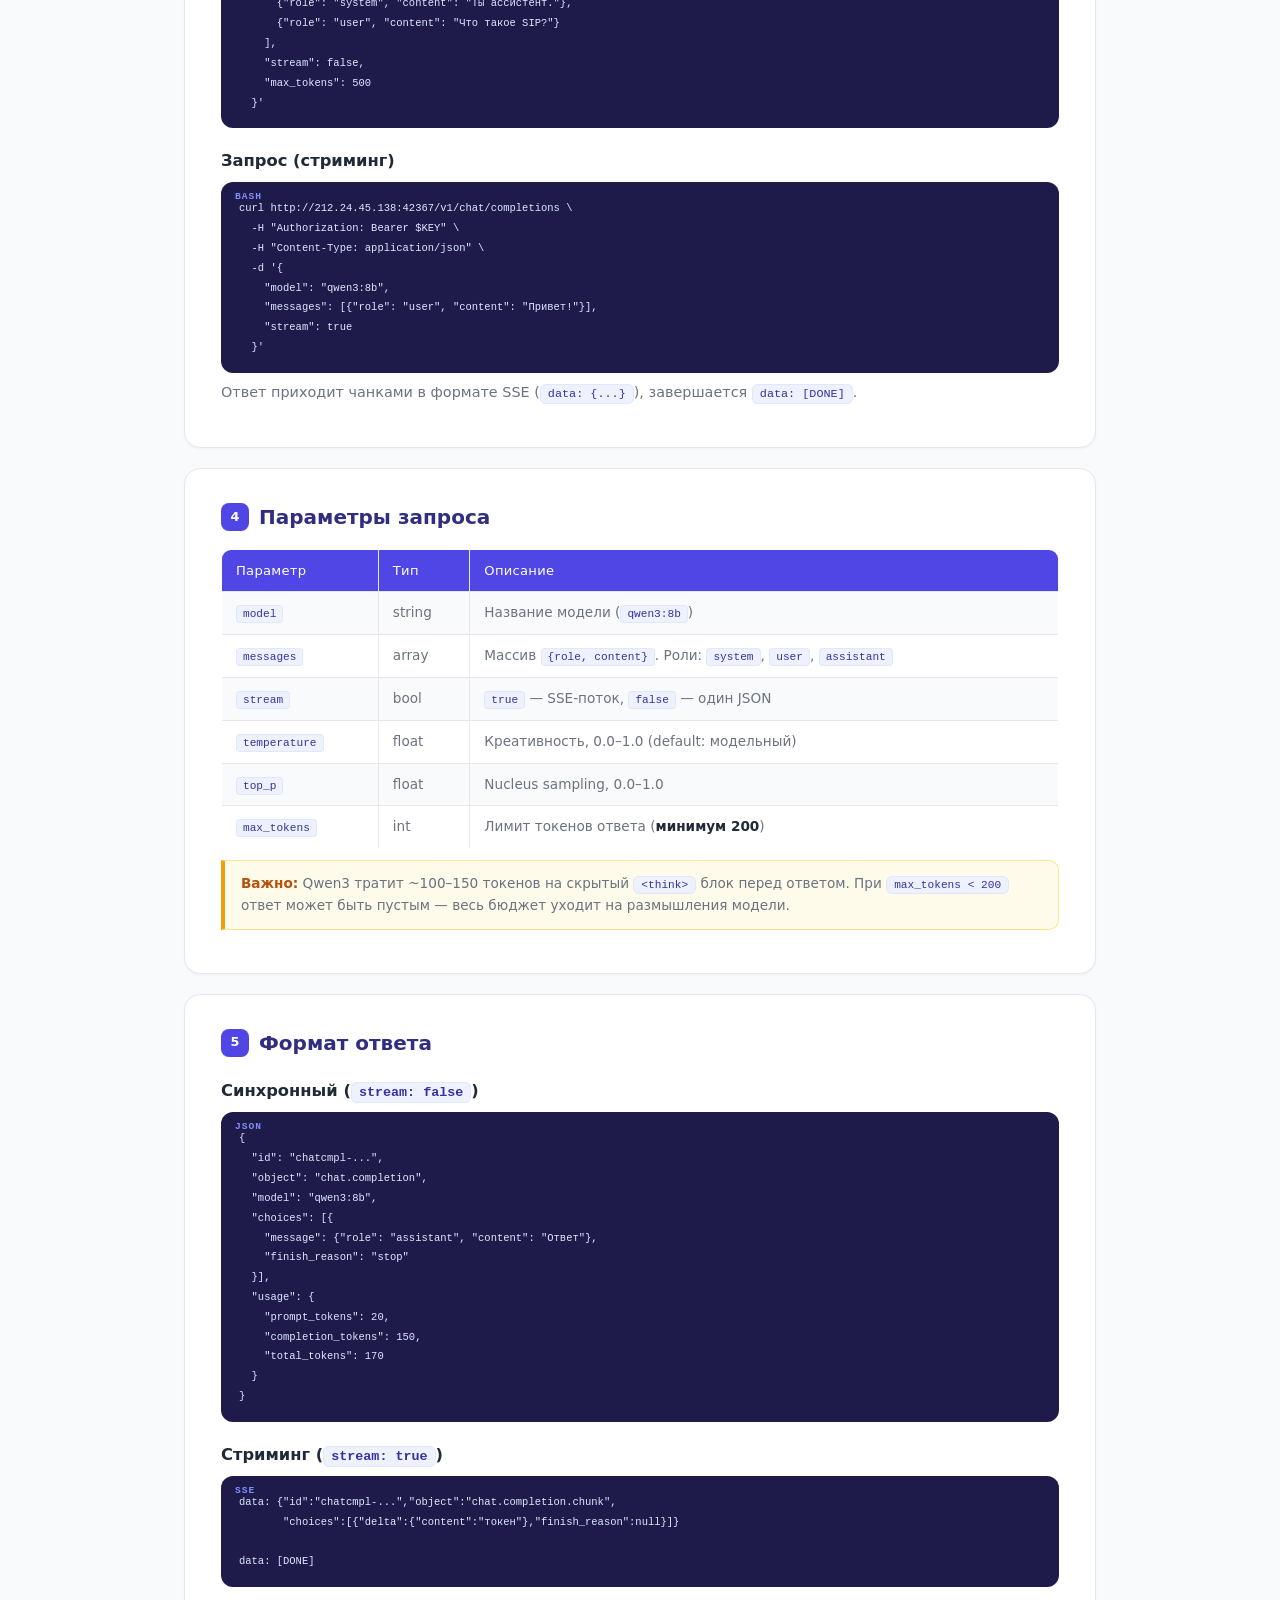
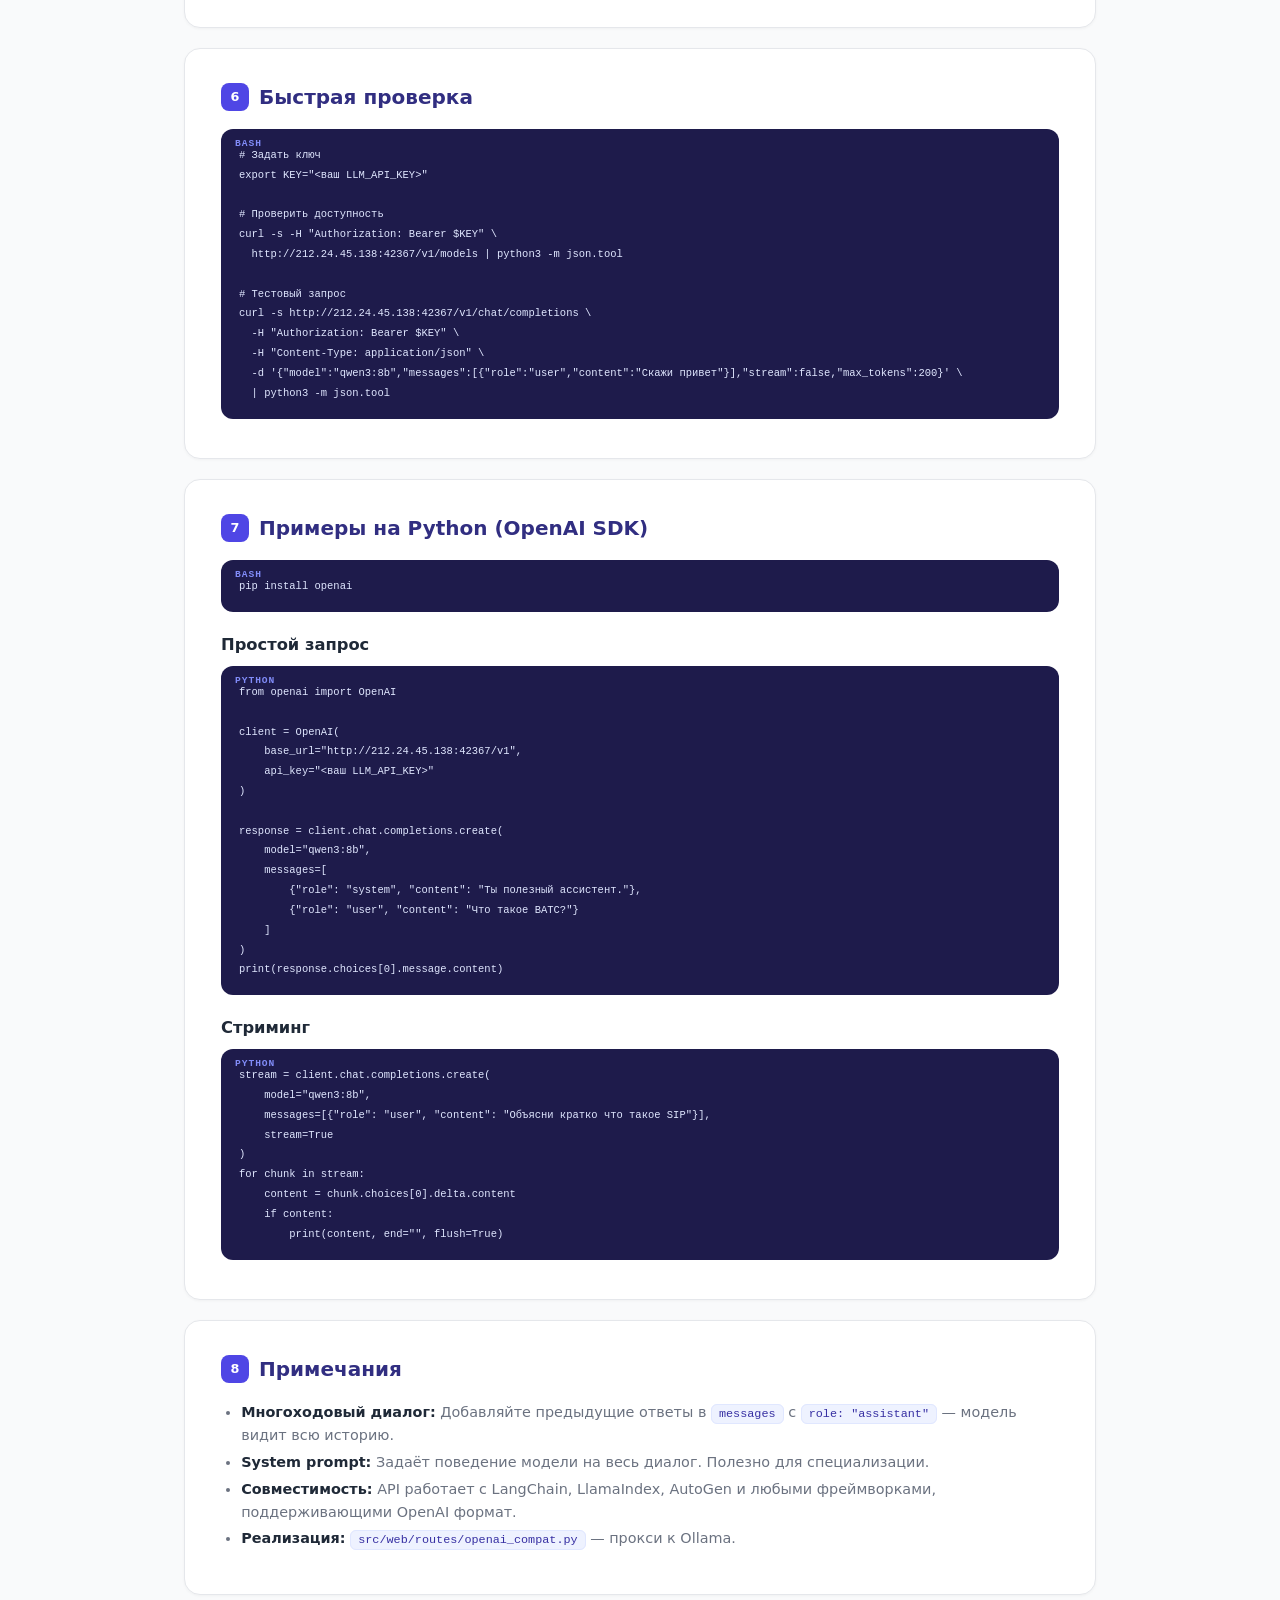
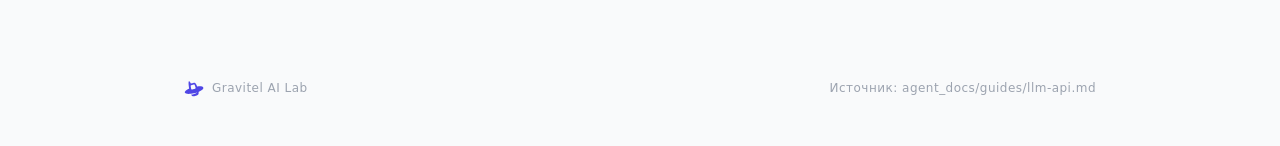
<file: docs/llm-api.html>
<!DOCTYPE html>
<html lang="ru">
<head>
  <meta charset="UTF-8" />
  <title>LLM API — Gravitel AI Lab</title>
  <meta name="viewport" content="width=device-width, initial-scale=1" />
  <link rel="icon" type="image/svg+xml" href="data:image/svg+xml,%3Csvg viewBox='100 150 600 500' fill='none' xmlns='http://www.w3.org/2000/svg'%3E%3Cpath fill-rule='evenodd' clip-rule='evenodd' d='M535.311 486.256C633.081 446.483 690.649 398.003 680.938 361.431C671.803 327.025 605.007 312.865 509.417 322.64L494.383 325.183C493.909 323.881 493.422 322.554 492.922 321.199L467.512 261.338C453.403 227.07 416.188 208.521 380.589 218.014L308.774 237.165C307.543 237.493 306.239 236.947 305.601 235.835C303.018 231.325 300.607 226.953 298.234 222.651C289.521 206.854 281.325 191.991 266.994 174.616C258.757 164.627 243.181 168.645 240.515 181.288C235.928 203.029 236.246 214.945 236.823 236.544C236.976 242.298 237.148 248.74 237.25 256.238C241.994 310.07 246.492 346.62 253.191 390.549L242.895 395.237C163.186 432.382 114.347 475.599 122.985 508.131C132.47 543.849 208.593 556.709 309.725 544.738C364.23 539.893 438.182 519.838 480.694 505.329C483.779 504.276 485.827 507.96 483.119 509.769C443.343 536.34 377.026 559.966 317.486 566.469L318.697 570.968C331.251 607.668 369.951 628.46 407.213 618.523L483.718 598.122C522.774 587.707 547.187 547.008 539.519 507.431L535.311 486.256ZM303.713 331.862L312.029 373.87C315.297 390.373 316.931 398.627 321.411 404.13C325.348 408.967 330.758 412.373 336.803 413.82C343.682 415.466 351.773 413.335 367.954 409.073L411.098 397.71C427.431 393.407 435.598 391.256 440.776 386.391C445.326 382.116 448.326 376.439 449.305 370.25C450.419 363.207 447.628 355.184 442.046 339.139L428.073 298.975C423.24 285.083 420.823 278.136 416.313 273.561C412.34 269.531 407.263 266.782 401.735 265.667C395.457 264.401 388.37 266.2 374.195 269.8L336.708 279.32C322.168 283.013 314.898 284.859 309.938 289.086C305.573 292.807 302.449 297.782 300.983 303.346C299.319 309.668 300.783 317.066 303.713 331.862Z' fill='%234F46E5'/%3E%3C/svg%3E" />
  <style>
    :root {
      --primary: #4F46E5;
      --primary-hover: #4338ca;
      --primary-light: #818cf8;
      --primary-50: #eef2ff;
      --primary-100: #e0e7ff;
      --primary-200: #c7d2fe;
      --primary-800: #3730a3;
      --primary-900: #312e81;
      --accent: #d946ef;
      --accent-hover: #c026d3;
      --text-primary: #1f2937;
      --text-secondary: #6b7280;
      --text-muted: #9ca3af;
      --bg-primary: #ffffff;
      --bg-secondary: #f9fafb;
      --bg-code: #1e1b4b;
      --border: #e5e7eb;
      --border-light: #f3f4f6;
    }
    * { box-sizing: border-box; margin: 0; }
    body {
      font-family: system-ui, -apple-system, BlinkMacSystemFont, "SF Pro Text", "Segoe UI", sans-serif;
      background: var(--bg-secondary);
      color: var(--text-primary);
      -webkit-font-smoothing: antialiased;
      line-height: 1.6;
    }

    /* Header */
    .header {
      background: linear-gradient(135deg, var(--primary-900) 0%, var(--primary) 50%, var(--primary-light) 100%);
      color: white;
      padding: 32px 24px 40px;
      position: relative;
      overflow: hidden;
    }
    .header::after {
      content: '';
      position: absolute;
      top: -40%; right: -10%;
      width: 500px; height: 500px;
      background: radial-gradient(circle, rgba(217,70,239,0.15) 0%, transparent 70%);
      pointer-events: none;
    }
    .header-inner {
      max-width: 960px;
      margin: 0 auto;
      position: relative;
      z-index: 1;
    }
    .logo-row {
      display: flex;
      align-items: center;
      gap: 12px;
      margin-bottom: 20px;
    }
    .logo-icon { width: 36px; height: 36px; }
    .logo-text { font-size: .85rem; opacity: .8; letter-spacing: .06em; }
    .header h1 {
      font-size: clamp(1.6rem, 1.2rem + 1.2vw, 2.2rem);
      font-weight: 700;
      margin-bottom: 8px;
      letter-spacing: -.01em;
    }
    .header .subtitle {
      font-size: .95rem;
      opacity: .85;
    }

    /* Nav */
    .toc {
      max-width: 960px;
      margin: -20px auto 0;
      padding: 0 24px;
      position: relative;
      z-index: 2;
    }
    .toc-inner {
      background: var(--bg-primary);
      border-radius: 12px;
      border: 1px solid var(--border);
      box-shadow: 0 4px 24px rgba(0,0,0,0.06);
      padding: 16px 20px;
      display: flex;
      flex-wrap: wrap;
      gap: 6px 16px;
    }
    .toc a {
      color: var(--primary);
      text-decoration: none;
      font-size: .82rem;
      font-weight: 500;
      padding: 4px 0;
      border-bottom: 2px solid transparent;
      transition: border-color .15s;
    }
    .toc a:hover { border-color: var(--primary-light); }

    /* Content */
    .content {
      max-width: 960px;
      margin: 0 auto;
      padding: 32px 24px 64px;
    }
    .section {
      background: var(--bg-primary);
      border-radius: 16px;
      border: 1px solid var(--border);
      padding: 28px 28px;
      margin-bottom: 20px;
      box-shadow: 0 1px 3px rgba(0,0,0,0.04);
    }
    @media (min-width: 768px) { .section { padding: 32px 36px; } }

    h2 {
      font-size: 1.25rem;
      font-weight: 700;
      color: var(--primary-900);
      margin-bottom: 16px;
      display: flex;
      align-items: center;
      gap: 10px;
    }
    h2 .num {
      background: var(--primary);
      color: white;
      width: 28px; height: 28px;
      border-radius: 8px;
      display: inline-flex;
      align-items: center;
      justify-content: center;
      font-size: .8rem;
      font-weight: 700;
      flex-shrink: 0;
    }
    h3 {
      font-size: 1.02rem;
      font-weight: 600;
      color: var(--text-primary);
      margin: 1.2em 0 .5em;
    }
    p { color: var(--text-secondary); margin: .4em 0 .8em; font-size: .9rem; }
    ul, ol { margin: .4em 0 .8em; padding-left: 1.4em; color: var(--text-secondary); font-size: .9rem; }
    li { margin: .25em 0; }
    strong { color: var(--text-primary); }

    /* Table */
    table {
      width: 100%;
      border-collapse: collapse;
      margin: .6em 0;
      font-size: .85rem;
      border-radius: 10px;
      overflow: hidden;
      border: 1px solid var(--border);
    }
    th, td {
      border: 1px solid var(--border);
      padding: 10px 14px;
      text-align: left;
    }
    th {
      background: var(--primary);
      color: white;
      font-weight: 500;
      font-size: .82rem;
      letter-spacing: .02em;
    }
    td { color: var(--text-secondary); }
    tr:nth-child(even) { background: var(--bg-secondary); }
    td code {
      background: var(--primary-50);
      color: var(--primary-800);
      padding: 2px 6px;
      border-radius: 4px;
      font-size: .82em;
    }

    /* Code */
    code {
      font-family: ui-monospace, SFMono-Regular, Menlo, Monaco, Consolas, monospace;
      font-size: .82em;
      background: var(--primary-50);
      color: var(--primary-800);
      padding: 2px 7px;
      border-radius: 6px;
      border: 1px solid var(--primary-100);
    }
    pre {
      background: var(--bg-code);
      padding: 16px 18px;
      border-radius: 12px;
      overflow-x: auto;
      font-size: .8rem;
      line-height: 1.55;
      color: #e0e7ff;
      position: relative;
      margin: .6em 0;
    }
    pre code {
      background: none;
      padding: 0;
      border: none;
      color: inherit;
    }
    .lang-tag {
      position: absolute;
      top: 8px; left: 14px;
      font-size: .6rem;
      color: #818cf8;
      text-transform: uppercase;
      letter-spacing: .1em;
      font-weight: 600;
    }
    .copy-btn {
      position: absolute;
      top: 8px; right: 8px;
      background: rgba(129,140,248,0.2);
      border: 1px solid rgba(129,140,248,0.35);
      color: #c7d2fe;
      border-radius: 6px;
      padding: 4px 10px;
      font-size: .7rem;
      cursor: pointer;
      opacity: 0;
      transition: opacity .2s;
      font-family: inherit;
    }
    pre:hover .copy-btn { opacity: 1; }
    .copy-btn:hover { background: rgba(129,140,248,0.35); }

    /* Callouts */
    .note {
      background: var(--primary-50);
      border: 1px solid var(--primary-200);
      border-left: 4px solid var(--primary);
      border-radius: 0 10px 10px 0;
      padding: 12px 16px;
      margin: .8em 0;
      font-size: .85rem;
      color: var(--text-secondary);
    }
    .note strong { color: var(--primary); }
    .warn {
      background: #fffbeb;
      border: 1px solid #fde68a;
      border-left: 4px solid #f59e0b;
      border-radius: 0 10px 10px 0;
      padding: 12px 16px;
      margin: .8em 0;
      font-size: .85rem;
      color: var(--text-secondary);
    }
    .warn strong { color: #b45309; }

    /* Footer */
    .footer {
      max-width: 960px;
      margin: 0 auto;
      padding: 0 24px 48px;
      display: flex;
      justify-content: space-between;
      align-items: center;
      flex-wrap: wrap;
      gap: 8px;
    }
    .footer-brand {
      display: flex;
      align-items: center;
      gap: 8px;
    }
    .footer-brand svg { width: 20px; height: 20px; }
    .footer-text {
      font-size: .75rem;
      color: var(--text-muted);
      letter-spacing: .04em;
    }
  </style>
</head>
<body>

  <!-- Header -->
  <div class="header">
    <div class="header-inner">
      <div class="logo-row">
        <svg class="logo-icon" viewBox="100 150 600 500" fill="none" xmlns="http://www.w3.org/2000/svg">
          <path fill-rule="evenodd" clip-rule="evenodd" d="M535.311 486.256C633.081 446.483 690.649 398.003 680.938 361.431C671.803 327.025 605.007 312.865 509.417 322.64L494.383 325.183C493.909 323.881 493.422 322.554 492.922 321.199L467.512 261.338C453.403 227.07 416.188 208.521 380.589 218.014L308.774 237.165C307.543 237.493 306.239 236.947 305.601 235.835C303.018 231.325 300.607 226.953 298.234 222.651C289.521 206.854 281.325 191.991 266.994 174.616C258.757 164.627 243.181 168.645 240.515 181.288C235.928 203.029 236.246 214.945 236.823 236.544C236.976 242.298 237.148 248.74 237.25 256.238C241.994 310.07 246.492 346.62 253.191 390.549L242.895 395.237C163.186 432.382 114.347 475.599 122.985 508.131C132.47 543.849 208.593 556.709 309.725 544.738C364.23 539.893 438.182 519.838 480.694 505.329C483.779 504.276 485.827 507.96 483.119 509.769C443.343 536.34 377.026 559.966 317.486 566.469L318.697 570.968C331.251 607.668 369.951 628.46 407.213 618.523L483.718 598.122C522.774 587.707 547.187 547.008 539.519 507.431L535.311 486.256ZM303.713 331.862L312.029 373.87C315.297 390.373 316.931 398.627 321.411 404.13C325.348 408.967 330.758 412.373 336.803 413.82C343.682 415.466 351.773 413.335 367.954 409.073L411.098 397.71C427.431 393.407 435.598 391.256 440.776 386.391C445.326 382.116 448.326 376.439 449.305 370.25C450.419 363.207 447.628 355.184 442.046 339.139L428.073 298.975C423.24 285.083 420.823 278.136 416.313 273.561C412.34 269.531 407.263 266.782 401.735 265.667C395.457 264.401 388.37 266.2 374.195 269.8L336.708 279.32C322.168 283.013 314.898 284.859 309.938 289.086C305.573 292.807 302.449 297.782 300.983 303.346C299.319 309.668 300.783 317.066 303.713 331.862Z" fill="white"/>
        </svg>
        <span class="logo-text">Gravitel AI Lab</span>
      </div>
      <h1>LLM API</h1>
      <div class="subtitle">OpenAI-compatible API поверх Ollama (Qwen3-8B)</div>
    </div>
  </div>

  <!-- TOC -->
  <nav class="toc">
    <div class="toc-inner">
      <a href="#token">API-ключ</a>
      <a href="#connection">Подключение</a>
      <a href="#commands">Команды</a>
      <a href="#params">Параметры</a>
      <a href="#response">Формат ответа</a>
      <a href="#check">Быстрая проверка</a>
      <a href="#python">Python SDK</a>
      <a href="#notes">Примечания</a>
    </div>
  </nav>

  <!-- Content -->
  <div class="content">

    <!-- 1. API-ключ -->
    <div class="section" id="token">
      <h2><span class="num">1</span> API-ключ (токен)</h2>
      <p><strong>Где хранится:</strong> файл <code>.env</code> на сервере <code>~/01_LLM_GR/.env</code>, переменная <code>LLM_API_KEY</code>.</p>
      <h3>Как сгенерировать новый</h3>
      <pre><code><span class="lang-tag">bash</span>ssh ai-lab
cd ~/01_LLM_GR

# Сгенерировать новый ключ
python3 -c "import secrets; print(secrets.token_urlsafe(32))"

# Вписать в .env
nano .env   # строка LLM_API_KEY=&lt;новый_ключ&gt;

# Перезапустить сервис
systemctl --user restart ai-lab-web</code></pre>
      <div class="note"><strong>Примечание:</strong> Если <code>LLM_API_KEY</code> не задан или пустой — авторизация отключена, API открыт всем.</div>
    </div>

    <!-- 2. Подключение -->
    <div class="section" id="connection">
      <h2><span class="num">2</span> Подключение</h2>
      <table>
        <tr><th>Параметр</th><th>Значение</th></tr>
        <tr><td><strong>Base URL</strong></td><td><code>http://212.24.45.138:42367/v1</code></td></tr>
        <tr><td><strong>Auth</strong></td><td><code>Authorization: Bearer &lt;LLM_API_KEY&gt;</code></td></tr>
        <tr><td><strong>Модель</strong></td><td><code>qwen3:8b</code></td></tr>
        <tr><td><strong>Формат</strong></td><td>OpenAI Chat API</td></tr>
      </table>
      <p>Для OpenAI SDK (Python / JS / Go) — указать только <code>base_url</code> и <code>api_key</code>, всё остальное стандартное.</p>
    </div>

    <!-- 3. Основные команды -->
    <div class="section" id="commands">
      <h2><span class="num">3</span> Основные команды</h2>

      <h3>Список моделей</h3>
      <pre><code><span class="lang-tag">bash</span>curl -H "Authorization: Bearer $KEY" \
  http://212.24.45.138:42367/v1/models</code></pre>

      <h3>Запрос (синхронный)</h3>
      <pre><code><span class="lang-tag">bash</span>curl http://212.24.45.138:42367/v1/chat/completions \
  -H "Authorization: Bearer $KEY" \
  -H "Content-Type: application/json" \
  -d '{
    "model": "qwen3:8b",
    "messages": [
      {"role": "system", "content": "Ты ассистент."},
      {"role": "user", "content": "Что такое SIP?"}
    ],
    "stream": false,
    "max_tokens": 500
  }'</code></pre>

      <h3>Запрос (стриминг)</h3>
      <pre><code><span class="lang-tag">bash</span>curl http://212.24.45.138:42367/v1/chat/completions \
  -H "Authorization: Bearer $KEY" \
  -H "Content-Type: application/json" \
  -d '{
    "model": "qwen3:8b",
    "messages": [{"role": "user", "content": "Привет!"}],
    "stream": true
  }'</code></pre>
      <p>Ответ приходит чанками в формате SSE (<code>data: {...}</code>), завершается <code>data: [DONE]</code>.</p>
    </div>

    <!-- 4. Параметры -->
    <div class="section" id="params">
      <h2><span class="num">4</span> Параметры запроса</h2>
      <table>
        <tr><th>Параметр</th><th>Тип</th><th>Описание</th></tr>
        <tr><td><code>model</code></td><td>string</td><td>Название модели (<code>qwen3:8b</code>)</td></tr>
        <tr><td><code>messages</code></td><td>array</td><td>Массив <code>{role, content}</code>. Роли: <code>system</code>, <code>user</code>, <code>assistant</code></td></tr>
        <tr><td><code>stream</code></td><td>bool</td><td><code>true</code> — SSE-поток, <code>false</code> — один JSON</td></tr>
        <tr><td><code>temperature</code></td><td>float</td><td>Креативность, 0.0–1.0 (default: модельный)</td></tr>
        <tr><td><code>top_p</code></td><td>float</td><td>Nucleus sampling, 0.0–1.0</td></tr>
        <tr><td><code>max_tokens</code></td><td>int</td><td>Лимит токенов ответа (<strong>минимум 200</strong>)</td></tr>
      </table>
      <div class="warn"><strong>Важно:</strong> Qwen3 тратит ~100–150 токенов на скрытый <code>&lt;think&gt;</code> блок перед ответом. При <code>max_tokens &lt; 200</code> ответ может быть пустым — весь бюджет уходит на размышления модели.</div>
    </div>

    <!-- 5. Формат ответа -->
    <div class="section" id="response">
      <h2><span class="num">5</span> Формат ответа</h2>

      <h3>Синхронный (<code>stream: false</code>)</h3>
      <pre><code><span class="lang-tag">json</span>{
  "id": "chatcmpl-...",
  "object": "chat.completion",
  "model": "qwen3:8b",
  "choices": [{
    "message": {"role": "assistant", "content": "Ответ"},
    "finish_reason": "stop"
  }],
  "usage": {
    "prompt_tokens": 20,
    "completion_tokens": 150,
    "total_tokens": 170
  }
}</code></pre>

      <h3>Стриминг (<code>stream: true</code>)</h3>
      <pre><code><span class="lang-tag">sse</span>data: {"id":"chatcmpl-...","object":"chat.completion.chunk",
       "choices":[{"delta":{"content":"токен"},"finish_reason":null}]}

data: [DONE]</code></pre>
    </div>

    <!-- 6. Быстрая проверка -->
    <div class="section" id="check">
      <h2><span class="num">6</span> Быстрая проверка</h2>
      <pre><code><span class="lang-tag">bash</span># Задать ключ
export KEY="&lt;ваш LLM_API_KEY&gt;"

# Проверить доступность
curl -s -H "Authorization: Bearer $KEY" \
  http://212.24.45.138:42367/v1/models | python3 -m json.tool

# Тестовый запрос
curl -s http://212.24.45.138:42367/v1/chat/completions \
  -H "Authorization: Bearer $KEY" \
  -H "Content-Type: application/json" \
  -d '{"model":"qwen3:8b","messages":[{"role":"user","content":"Скажи привет"}],"stream":false,"max_tokens":200}' \
  | python3 -m json.tool</code></pre>
    </div>

    <!-- 7. Python SDK -->
    <div class="section" id="python">
      <h2><span class="num">7</span> Примеры на Python (OpenAI SDK)</h2>
      <pre><code><span class="lang-tag">bash</span>pip install openai</code></pre>

      <h3>Простой запрос</h3>
      <pre><code><span class="lang-tag">python</span>from openai import OpenAI

client = OpenAI(
    base_url="http://212.24.45.138:42367/v1",
    api_key="&lt;ваш LLM_API_KEY&gt;"
)

response = client.chat.completions.create(
    model="qwen3:8b",
    messages=[
        {"role": "system", "content": "Ты полезный ассистент."},
        {"role": "user", "content": "Что такое ВАТС?"}
    ]
)
print(response.choices[0].message.content)</code></pre>

      <h3>Стриминг</h3>
      <pre><code><span class="lang-tag">python</span>stream = client.chat.completions.create(
    model="qwen3:8b",
    messages=[{"role": "user", "content": "Объясни кратко что такое SIP"}],
    stream=True
)
for chunk in stream:
    content = chunk.choices[0].delta.content
    if content:
        print(content, end="", flush=True)</code></pre>
    </div>

    <!-- 8. Примечания -->
    <div class="section" id="notes">
      <h2><span class="num">8</span> Примечания</h2>
      <ul>
        <li><strong>Многоходовый диалог:</strong> Добавляйте предыдущие ответы в <code>messages</code> с <code>role: "assistant"</code> — модель видит всю историю.</li>
        <li><strong>System prompt:</strong> Задаёт поведение модели на весь диалог. Полезно для специализации.</li>
        <li><strong>Совместимость:</strong> API работает с LangChain, LlamaIndex, AutoGen и любыми фреймворками, поддерживающими OpenAI формат.</li>
        <li><strong>Реализация:</strong> <code>src/web/routes/openai_compat.py</code> — прокси к Ollama.</li>
      </ul>
    </div>

  </div>

  <!-- Footer -->
  <div class="footer">
    <div class="footer-brand">
      <svg viewBox="100 150 600 500" fill="none" xmlns="http://www.w3.org/2000/svg">
        <path fill-rule="evenodd" clip-rule="evenodd" d="M535.311 486.256C633.081 446.483 690.649 398.003 680.938 361.431C671.803 327.025 605.007 312.865 509.417 322.64L494.383 325.183C493.909 323.881 493.422 322.554 492.922 321.199L467.512 261.338C453.403 227.07 416.188 208.521 380.589 218.014L308.774 237.165C307.543 237.493 306.239 236.947 305.601 235.835C303.018 231.325 300.607 226.953 298.234 222.651C289.521 206.854 281.325 191.991 266.994 174.616C258.757 164.627 243.181 168.645 240.515 181.288C235.928 203.029 236.246 214.945 236.823 236.544C236.976 242.298 237.148 248.74 237.25 256.238C241.994 310.07 246.492 346.62 253.191 390.549L242.895 395.237C163.186 432.382 114.347 475.599 122.985 508.131C132.47 543.849 208.593 556.709 309.725 544.738C364.23 539.893 438.182 519.838 480.694 505.329C483.779 504.276 485.827 507.96 483.119 509.769C443.343 536.34 377.026 559.966 317.486 566.469L318.697 570.968C331.251 607.668 369.951 628.46 407.213 618.523L483.718 598.122C522.774 587.707 547.187 547.008 539.519 507.431L535.311 486.256ZM303.713 331.862L312.029 373.87C315.297 390.373 316.931 398.627 321.411 404.13C325.348 408.967 330.758 412.373 336.803 413.82C343.682 415.466 351.773 413.335 367.954 409.073L411.098 397.71C427.431 393.407 435.598 391.256 440.776 386.391C445.326 382.116 448.326 376.439 449.305 370.25C450.419 363.207 447.628 355.184 442.046 339.139L428.073 298.975C423.24 285.083 420.823 278.136 416.313 273.561C412.34 269.531 407.263 266.782 401.735 265.667C395.457 264.401 388.37 266.2 374.195 269.8L336.708 279.32C322.168 283.013 314.898 284.859 309.938 289.086C305.573 292.807 302.449 297.782 300.983 303.346C299.319 309.668 300.783 317.066 303.713 331.862Z" fill="#4F46E5"/>
      </svg>
      <span class="footer-text">Gravitel AI Lab</span>
    </div>
    <span class="footer-text">Источник: agent_docs/guides/llm-api.md</span>
  </div>

  <script>
    document.querySelectorAll('pre').forEach(pre => {
      const btn = document.createElement('button');
      btn.className = 'copy-btn';
      btn.textContent = 'Copy';
      btn.onclick = () => {
        const code = pre.querySelector('code');
        const text = code.textContent.replace(/^(bash|python|json|sse|curl)\n?/, '');
        navigator.clipboard.writeText(text).then(() => {
          btn.textContent = 'Copied!';
          setTimeout(() => btn.textContent = 'Copy', 1500);
        });
      };
      pre.appendChild(btn);
    });
  </script>
</body>
</html>
</file>
